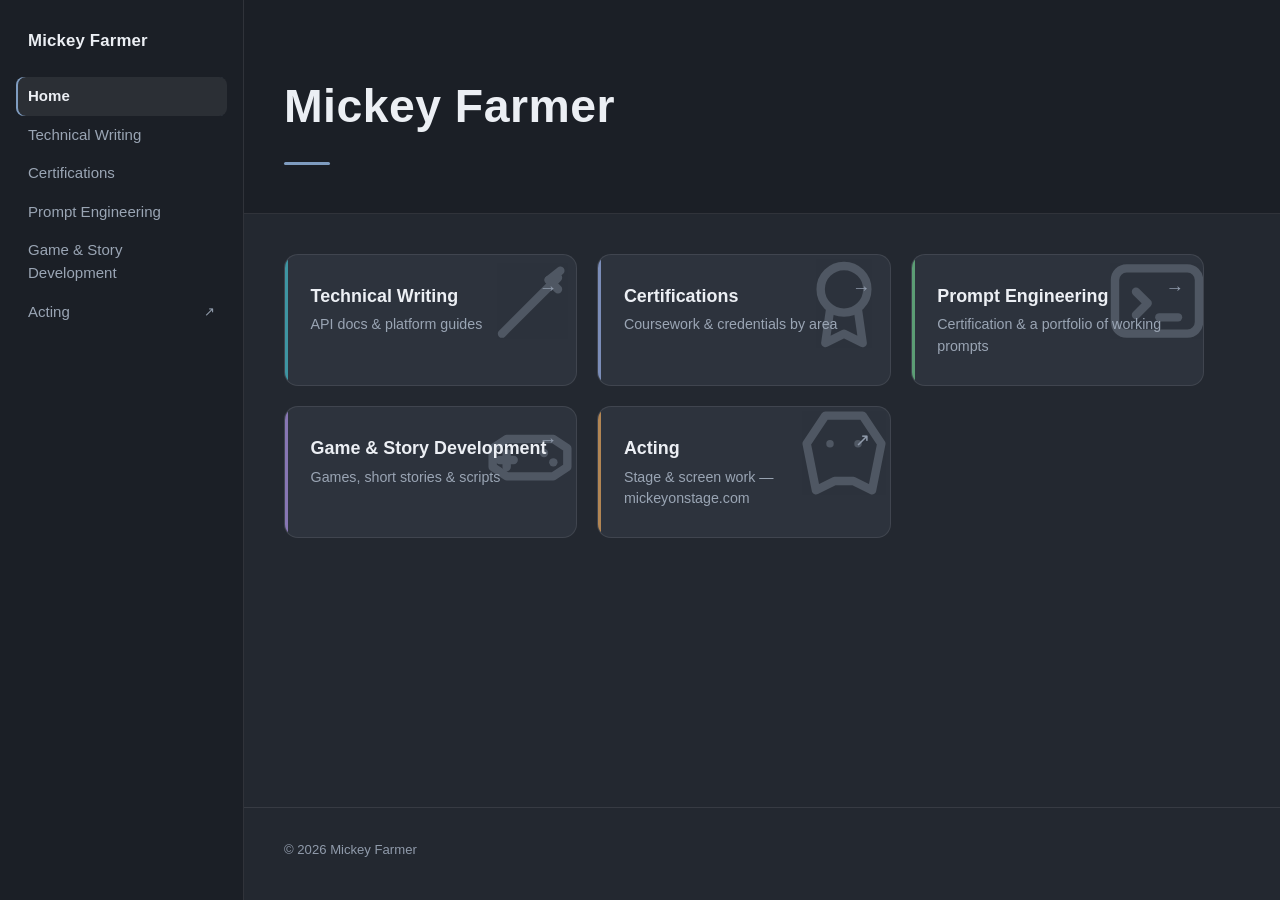
<file: index.html>
<!DOCTYPE html>
<html lang="en">
<head>
  <meta charset="UTF-8" />
  <meta name="viewport" content="width=device-width, initial-scale=1.0" />
  <title>Mickey Farmer</title>
  <meta name="description" content="Mickey Farmer — Acting, Technical Writing, Prompt Engineering, and Game &amp; Story Development." />
  <link rel="stylesheet" href="css/styles.css" />
</head>
<body data-page="home" data-theme="home">

  <a class="skip-link" href="#main">Skip to content</a>

  <div class="site-shell">

    <!-- Sidebar is rendered by js/nav.js from the SITE array in that file. -->
    <div class="site-sidebar" id="siteNav"></div>

    <div class="site-body">

      <header class="site-header home-header">
        <h1 class="site-title">Mickey Farmer</h1>
       <!-- <p class="home-intro">
          Technical writer by trade, actor by habit. This is where the work lives — published
          documentation, prompt engineering, and the stories and games that don't have a home
          anywhere else.
        </p> -->
      </header>

      <main class="site-content" id="main">
        <div class="card-grid">

          <!-- Technical Writing -->
          <a class="card" href="writing.html" style="--accent: var(--accent-writing);">
            <span class="card-icon" aria-hidden="true">
              <svg viewBox="0 0 24 24" fill="none" stroke="currentColor" stroke-width="1.8" stroke-linecap="round" stroke-linejoin="round">
                <path d="M6 19L18 7" />
                <path d="M16 7.5L18.5 5.5" />
                <path d="M16 7.5L18 9.5" />
              </svg>
            </span>
            <span class="card-body">
              <span class="card-title">Technical Writing</span>
              <span class="card-desc">API docs &amp; platform guides</span>
            </span>
            <span class="card-link-indicator" aria-hidden="true">&rarr;</span>
          </a>

          <!-- Certifications -->
          <a class="card" href="certifications.html" style="--accent: var(--accent-certifications);">
            <span class="card-icon" aria-hidden="true">
              <svg viewBox="0 0 24 24" fill="none" stroke="currentColor" stroke-width="1.8" stroke-linecap="round" stroke-linejoin="round">
                <circle cx="12" cy="9.5" r="5" />
                <path d="M9 14L8 21L12 19L16 21L15 14" />
              </svg>
            </span>
            <span class="card-body">
              <span class="card-title">Certifications</span>
              <span class="card-desc">Coursework &amp; credentials by area</span>
            </span>
            <span class="card-link-indicator" aria-hidden="true">&rarr;</span>
          </a>

          <!-- Prompt Engineering -->
          <a class="card" href="prompting.html" style="--accent: var(--accent-prompting);">
            <span class="card-icon" aria-hidden="true">
              <svg viewBox="0 0 24 24" fill="none" stroke="currentColor" stroke-width="1.8" stroke-linecap="round" stroke-linejoin="round">
                <rect x="3" y="5" width="18" height="14" rx="2.5" />
                <path d="M7.5 10L10 12.5L7.5 15" />
                <path d="M12.5 15.5L16.5 15.5" />
              </svg>
            </span>
            <span class="card-body">
              <span class="card-title">Prompt Engineering</span>
              <span class="card-desc">Certification &amp; a portfolio of working prompts</span>
            </span>
            <span class="card-link-indicator" aria-hidden="true">&rarr;</span>
          </a>

          <!-- Game & Story Development -->
          <a class="card" href="gamedev.html" style="--accent: var(--accent-gamedev);">
            <span class="card-icon" aria-hidden="true">
              <svg viewBox="0 0 24 24" fill="none" stroke="currentColor" stroke-width="1.8" stroke-linecap="round" stroke-linejoin="round">
                <path d="M7 9L17 9L20 11L20 15L17 17L7 17L4 15L4 11Z" />
                <path d="M7 12L7 15" />
                <path d="M5.5 13.5L8.5 13.5" />
                <circle cx="15" cy="12" r="0.9" fill="currentColor" stroke="none" />
                <circle cx="17" cy="14" r="0.9" fill="currentColor" stroke="none" />
              </svg>
            </span>
            <span class="card-body">
              <span class="card-title">Game &amp; Story Development</span>
              <span class="card-desc">Games, short stories &amp; scripts</span>
            </span>
            <span class="card-link-indicator" aria-hidden="true">&rarr;</span>
          </a>

          <!-- Acting — lives on its own site -->
          <a class="card" href="https://mickeyonstage.com" target="_blank" rel="noopener" style="--accent: var(--accent-acting);">
            <span class="card-icon" aria-hidden="true">
              <svg viewBox="0 0 24 24" fill="none" stroke="currentColor" stroke-width="1.8" stroke-linecap="round" stroke-linejoin="round">
                <path d="M8 4L16 4L20 10L18 20L14 18L10 18L6 20L4 10Z" />
                <circle cx="9" cy="10" r="0.8" fill="currentColor" stroke="none" />
                <circle cx="15" cy="10" r="0.8" fill="currentColor" stroke="none" />
              </svg>
            </span>
            <span class="card-body">
              <span class="card-title">Acting</span>
              <span class="card-desc">Stage &amp; screen work — mickeyonstage.com</span>
            </span>
            <span class="card-link-indicator" aria-hidden="true">&#8599;</span>
          </a>

          <!--
          Dancing card — commented out until there's material to show.
          Uncomment and give it a real destination once ready.

          <a class="card" href="#" style="--accent: var(--accent-dancing);">
            <span class="card-body">
              <span class="card-title">Dancing</span>
              <span class="card-desc">Coming soon</span>
            </span>
            <span class="card-link-indicator" aria-hidden="true">&rarr;</span>
          </a>
          -->

        </div>
      </main>

      <footer class="site-footer">
        <p>&copy; <span id="year"></span> Mickey Farmer</p>
      </footer>

    </div>
  </div>

  <script src="js/nav.js"></script>
  <script src="js/script.js"></script>
</body>
</html>
</file>
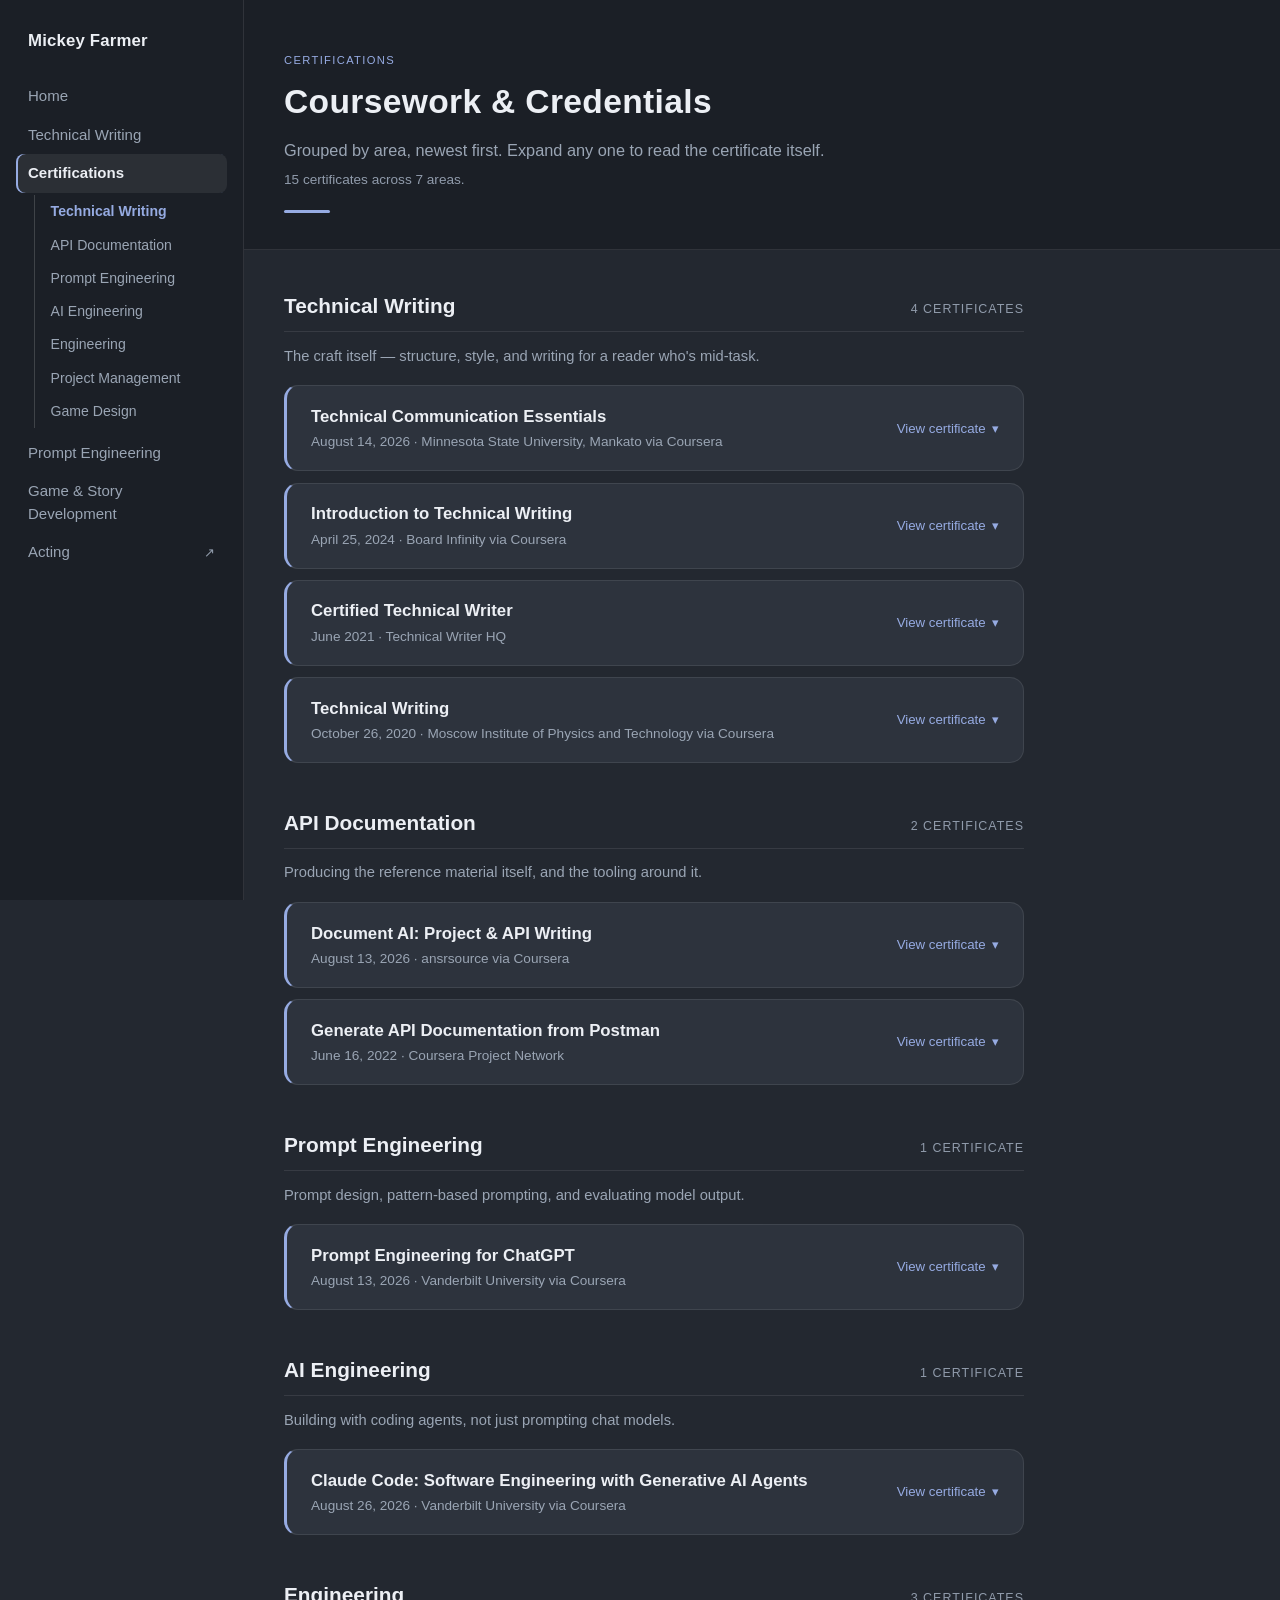
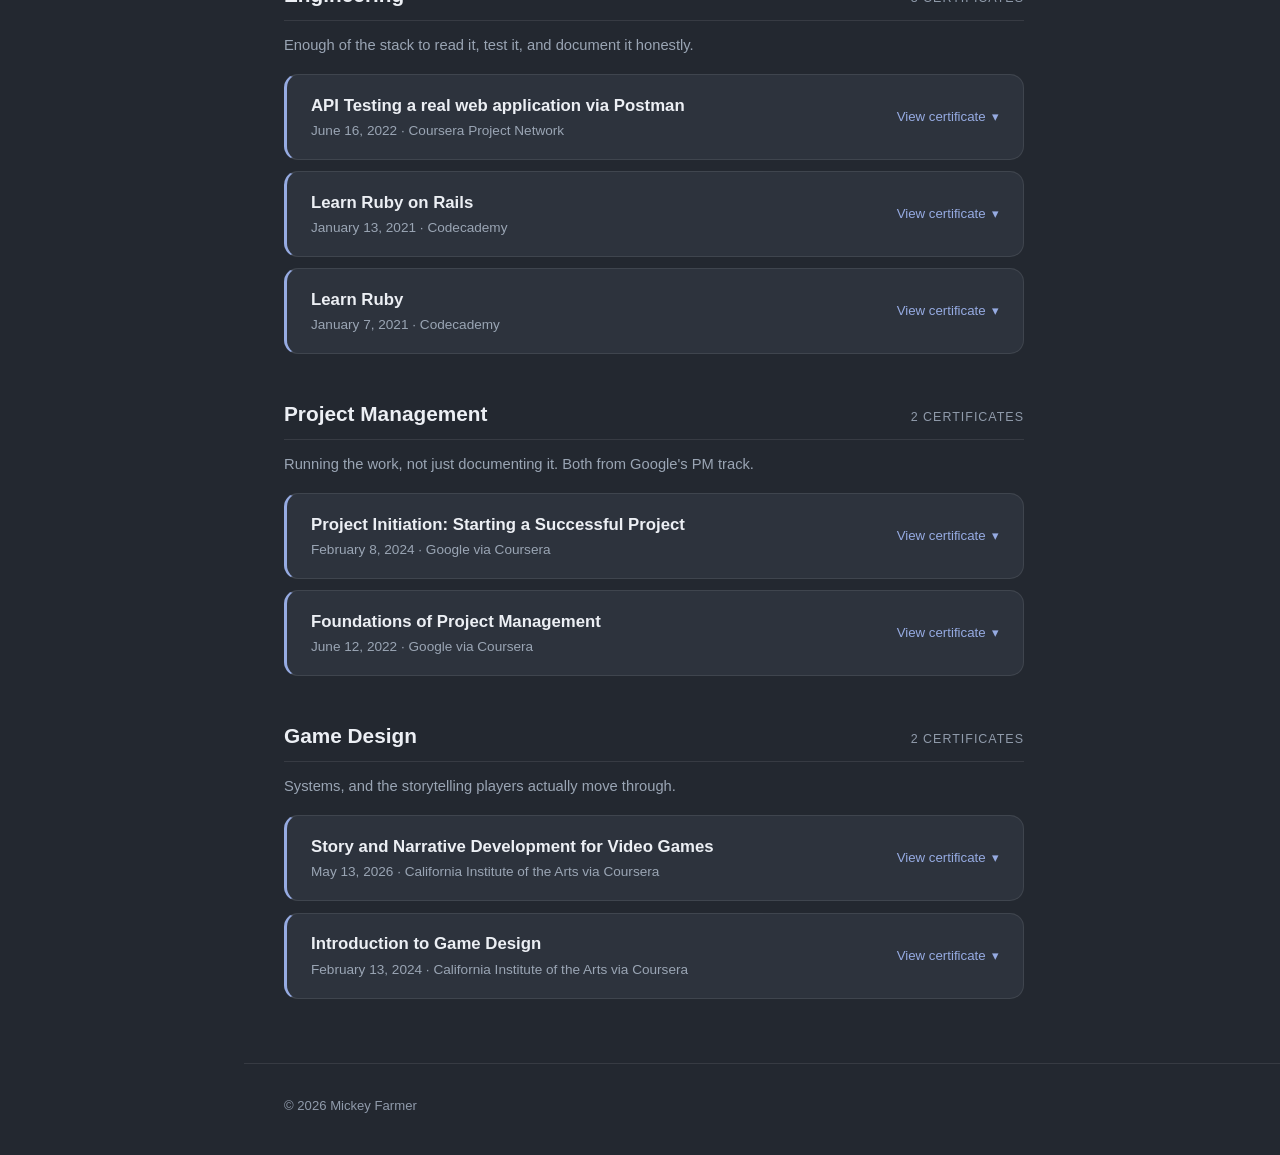
<file: certifications.html>
<!DOCTYPE html>
<html lang="en">
<head>
  <meta charset="UTF-8" />
  <meta name="viewport" content="width=device-width, initial-scale=1.0" />
  <title>Certifications — Mickey Farmer</title>
  <meta name="description" content="Certifications held by Mickey Farmer — technical writing, API documentation, prompt engineering, engineering, project management, and game design." />
  <link rel="stylesheet" href="css/styles.css" />
  <link rel="stylesheet" href="css/certificates.css" />
</head>
<body data-page="certifications" data-theme="certifications">

  <a class="skip-link" href="#main">Skip to content</a>

  <div class="site-shell">

    <!-- Sidebar is rendered by js/nav.js from the SITE array in that file. -->
    <div class="site-sidebar" id="siteNav"></div>

    <div class="site-body">

      <header class="site-header">
        <span class="site-eyebrow">Certifications</span>
        <h1 class="site-title">Coursework &amp; Credentials</h1>
        <p class="site-subtitle">
          Grouped by area, newest first. Expand any one to read the certificate itself.
          <span id="certTotal" class="cert-total"></span>
        </p>
      </header>

      <!-- Everything below is rendered from js/certs-data.js — add certificates
           there, not here. -->
      <main class="site-content certs-page" id="main">
        <div id="certGroups"></div>
        <p id="certEmpty" class="empty-state" hidden>No certificates listed yet.</p>
      </main>

      <footer class="site-footer">
        <p>&copy; <span id="year"></span> Mickey Farmer</p>
      </footer>

    </div>
  </div>

  <script src="js/nav.js"></script>
  <script src="js/script.js"></script>
  <script src="js/certs-data.js"></script>
  <script src="js/certifications.js"></script>
</body>
</html>
</file>
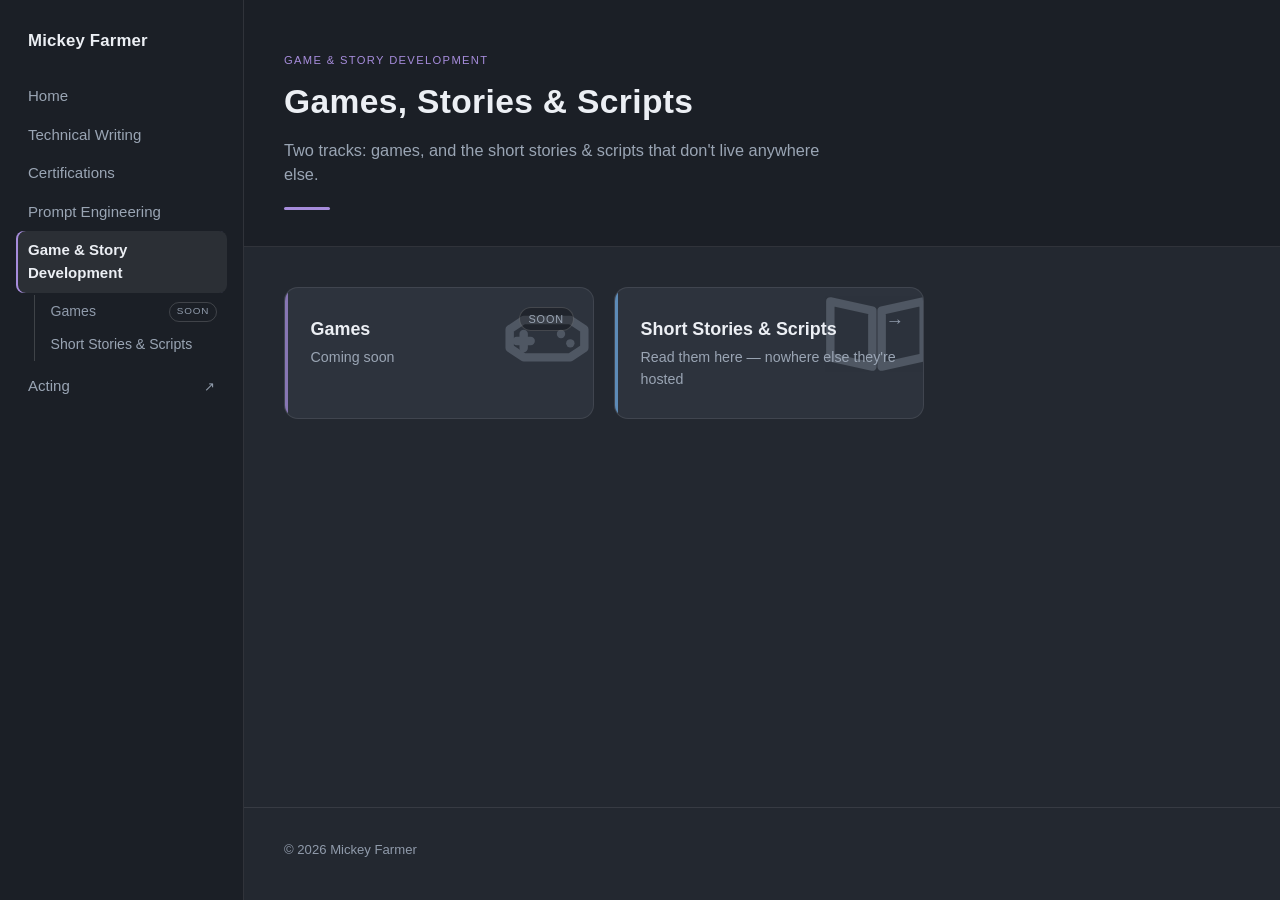
<file: gamedev.html>
<!DOCTYPE html>
<html lang="en">
<head>
  <meta charset="UTF-8" />
  <meta name="viewport" content="width=device-width, initial-scale=1.0" />
  <title>Game &amp; Story Development — Mickey Farmer</title>
  <meta name="description" content="Games, short stories, and scripts from Mickey Farmer." />
  <link rel="stylesheet" href="css/styles.css" />
</head>
<body data-page="gamedev" data-theme="gamedev">

  <a class="skip-link" href="#main">Skip to content</a>

  <div class="site-shell">

    <!-- Sidebar is rendered by js/nav.js from the SITE array in that file. -->
    <div class="site-sidebar" id="siteNav"></div>

    <div class="site-body">

      <header class="site-header">
        <span class="site-eyebrow">Game &amp; Story Development</span>
        <h1 class="site-title">Games, Stories &amp; Scripts</h1>
        <p class="site-subtitle">Two tracks: games, and the short stories &amp; scripts that don't live anywhere else.</p>
      </header>

      <main class="site-content" id="main">
        <div class="card-grid card-grid--sub">

          <!-- Games -->
          <div class="card card--soon" style="--accent: var(--accent-gamedev);">
            <span class="card-icon" aria-hidden="true">
              <svg viewBox="0 0 24 24" fill="none" stroke="currentColor" stroke-width="1.8" stroke-linecap="round" stroke-linejoin="round">
                <path d="M7 9L17 9L20 11L20 15L17 17L7 17L4 15L4 11Z" />
                <path d="M7 12L7 15" />
                <path d="M5.5 13.5L8.5 13.5" />
                <circle cx="15" cy="12" r="0.9" fill="currentColor" stroke="none" />
                <circle cx="17" cy="14" r="0.9" fill="currentColor" stroke="none" />
              </svg>
            </span>
            <span class="card-body">
              <span class="card-title">Games</span>
              <span class="card-desc">Coming soon</span>
            </span>
            <span class="card-badge">Soon</span>
          </div>

          <!-- Short Stories & Scripts -->
          <a class="card" href="stories.html" style="--accent: var(--accent-stories);">
            <span class="card-icon" aria-hidden="true">
              <svg viewBox="0 0 24 24" fill="none" stroke="currentColor" stroke-width="1.8" stroke-linecap="round" stroke-linejoin="round">
                <path d="M2 5L11 7L11 19L2 17Z" />
                <path d="M22 5L13 7L13 19L22 17Z" />
              </svg>
            </span>
            <span class="card-body">
              <span class="card-title">Short Stories &amp; Scripts</span>
              <span class="card-desc">Read them here — nowhere else they're hosted</span>
            </span>
            <span class="card-link-indicator" aria-hidden="true">&rarr;</span>
          </a>

        </div>
      </main>

      <footer class="site-footer">
        <p>&copy; <span id="year"></span> Mickey Farmer</p>
      </footer>

    </div>
  </div>

  <script src="js/nav.js"></script>
  <script src="js/script.js"></script>
</body>
</html>
</file>
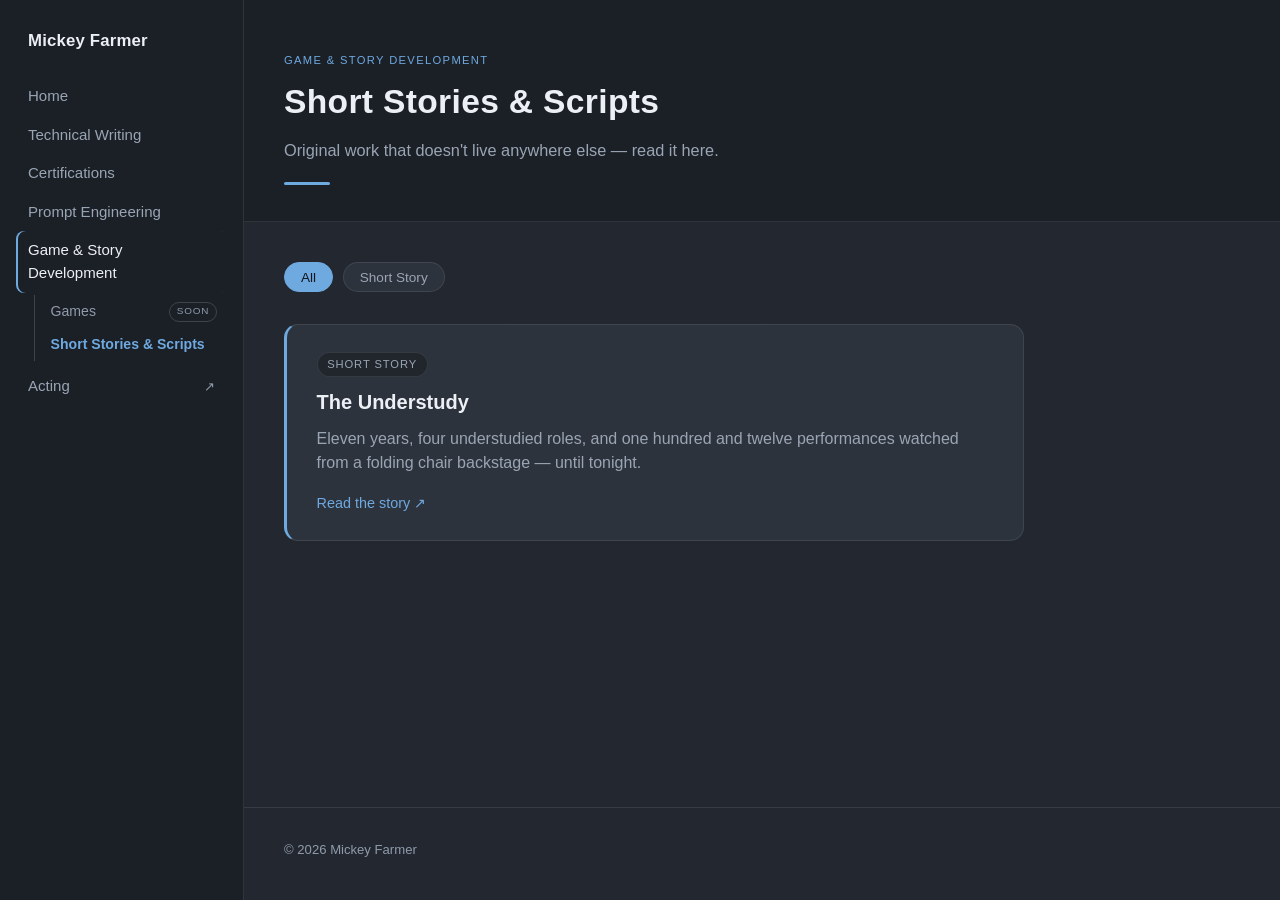
<file: stories.html>
<!DOCTYPE html>
<html lang="en">
<head>
  <meta charset="UTF-8" />
  <meta name="viewport" content="width=device-width, initial-scale=1.0" />
  <title>Short Stories &amp; Scripts — Mickey Farmer</title>
  <meta name="description" content="Original short stories and scripts by Mickey Farmer, hosted here and nowhere else." />
  <link rel="stylesheet" href="css/styles.css" />
  <link rel="stylesheet" href="css/writing.css" />
  <link rel="stylesheet" href="css/stories.css" />
</head>
<body data-page="stories" data-theme="stories">

  <a class="skip-link" href="#main">Skip to content</a>

  <div class="site-shell">

    <!-- Sidebar is rendered by js/nav.js from the SITE array in that file. -->
    <div class="site-sidebar" id="siteNav"></div>

    <div class="site-body">

      <header class="site-header">
        <span class="site-eyebrow">Game &amp; Story Development</span>
        <h1 class="site-title">Short Stories &amp; Scripts</h1>
        <p class="site-subtitle">Original work that doesn't live anywhere else — read it here.</p>
      </header>

      <main class="site-content writing-page" id="main">

        <div class="tag-filter" id="tagFilter" role="group" aria-label="Filter by category"></div>

        <p id="emptyState" class="empty-state" hidden>No stories posted yet — check back soon.</p>

        <div class="writing-list" id="storyList"></div>

      </main>

      <footer class="site-footer">
        <p>&copy; <span id="year"></span> Mickey Farmer</p>
      </footer>

    </div>
  </div>

  <script src="js/nav.js"></script>
  <script src="js/script.js"></script>
  <script src="js/stories-data.js"></script>
  <script src="js/stories.js"></script>
</body>
</html>
</file>
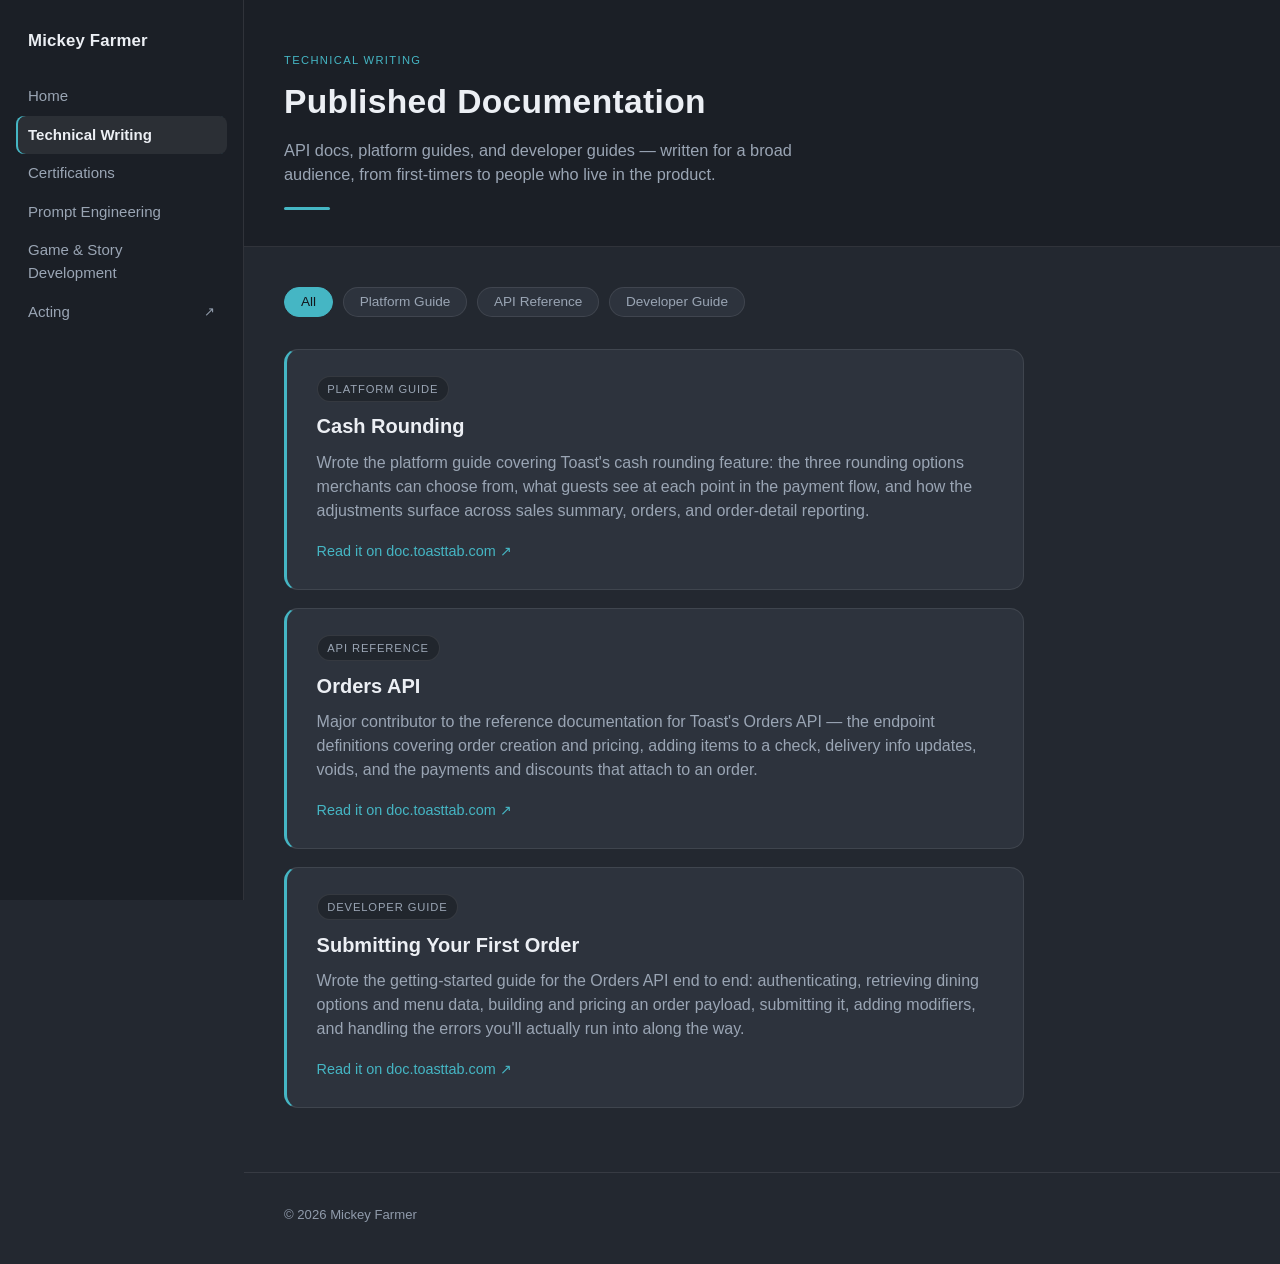
<file: writing.html>
<!DOCTYPE html>
<html lang="en">
<head>
  <meta charset="UTF-8" />
  <meta name="viewport" content="width=device-width, initial-scale=1.0" />
  <title>Technical Writing — Mickey Farmer</title>
  <meta name="description" content="Technical writing samples from Mickey Farmer — API docs, platform guides, and developer guides." />
  <link rel="stylesheet" href="css/styles.css" />
  <link rel="stylesheet" href="css/writing.css" />
</head>
<body data-page="writing" data-theme="writing">

  <a class="skip-link" href="#main">Skip to content</a>

  <div class="site-shell">

    <!-- Sidebar is rendered by js/nav.js from the SITE array in that file. -->
    <div class="site-sidebar" id="siteNav"></div>

    <div class="site-body">

      <header class="site-header">
        <span class="site-eyebrow">Technical Writing</span>
        <h1 class="site-title">Published Documentation</h1>
        <p class="site-subtitle">API docs, platform guides, and developer guides — written for a broad audience, from first-timers to people who live in the product.</p>
      </header>

      <main class="site-content writing-page" id="main">

        <div class="tag-filter" id="tagFilter" role="group" aria-label="Filter by category"></div>

        <div class="writing-list">

          <article class="writing-entry" data-tags="platform-guide">
            <div class="writing-entry-tags">
              <span class="tag-pill" data-tag="platform-guide">Platform Guide</span>
            </div>
            <h2 class="writing-entry-title">
              <a href="https://doc.toasttab.com/doc/platformguide/platformCashRoundingOverview.html" target="_blank" rel="noopener">Cash Rounding</a>
            </h2>
            <p class="writing-entry-desc">
              Wrote the platform guide covering Toast's cash rounding feature: the three rounding
              options merchants can choose from, what guests see at each point in the payment flow,
              and how the adjustments surface across sales summary, orders, and order-detail reporting.
            </p>
            <a class="writing-entry-link" href="https://doc.toasttab.com/doc/platformguide/platformCashRoundingOverview.html" target="_blank" rel="noopener">
              Read it on doc.toasttab.com &#8599;
            </a>
          </article>

          <article class="writing-entry" data-tags="api-reference">
            <div class="writing-entry-tags">
              <span class="tag-pill" data-tag="api-reference">API Reference</span>
            </div>
            <h2 class="writing-entry-title">
              <a href="https://doc.toasttab.com/openapi/orders/tag/Orders/" target="_blank" rel="noopener">Orders API</a>
            </h2>
            <p class="writing-entry-desc">
              Major contributor to the reference documentation for Toast's Orders API — the endpoint
              definitions covering order creation and pricing, adding items to a check, delivery info
              updates, voids, and the payments and discounts that attach to an order.
            </p>
            <a class="writing-entry-link" href="https://doc.toasttab.com/openapi/orders/tag/Orders/" target="_blank" rel="noopener">
              Read it on doc.toasttab.com &#8599;
            </a>
          </article>

          <article class="writing-entry" data-tags="developer-guide">
            <div class="writing-entry-tags">
              <span class="tag-pill" data-tag="developer-guide">Developer Guide</span>
            </div>
            <h2 class="writing-entry-title">
              <a href="https://doc.toasttab.com/doc/devguide/apiOrdersFirstOrder.html" target="_blank" rel="noopener">Submitting Your First Order</a>
            </h2>
            <p class="writing-entry-desc">
              Wrote the getting-started guide for the Orders API end to end: authenticating, retrieving
              dining options and menu data, building and pricing an order payload, submitting it, adding
              modifiers, and handling the errors you'll actually run into along the way.
            </p>
            <a class="writing-entry-link" href="https://doc.toasttab.com/doc/devguide/apiOrdersFirstOrder.html" target="_blank" rel="noopener">
              Read it on doc.toasttab.com &#8599;
            </a>
          </article>

          <!-- More entries coming — duplicate an <article class="writing-entry" data-tags="..."> block above and give it a real data-tags value/tag-pill. The filter bar builds itself from whatever tags show up here. -->

        </div>

      </main>

      <footer class="site-footer">
        <p>&copy; <span id="year"></span> Mickey Farmer</p>
      </footer>

    </div>
  </div>

  <script src="js/nav.js"></script>
  <script src="js/script.js"></script>
  <script src="js/writing.js"></script>
</body>
</html>
</file>
<file: css/styles.css>
/* ============================================================================
   Core theme + app shell. Loaded on every page.

   Colors: a cool blue-gray chrome that stays constant site-wide, plus one
   --accent per section. Set the accent by putting data-theme on <body>:

       <body data-page="writing" data-theme="writing">

   Section CSS (writing.css, stories.css, prompting.css) should reference
   var(--accent) rather than a specific color, so a page picks up the right
   accent automatically from its theme.
   ========================================================================= */

:root {
  /* Blue-gray chrome */
  --bg: #232830;
  --bg-header: #1b1f26;
  --bg-sidebar: #1b1f26;
  --card-bg: #2d333d;
  --card-bg-hi: #353c47;
  --code-bg: rgba(10, 13, 18, 0.45);

  --border: rgba(255, 255, 255, 0.09);
  --border-hi: rgba(255, 255, 255, 0.16);

  --text: #eceff4;
  --text-dim: #9aa5b4;
  /* Kept at >=4.5:1 against every surface here (bg 5.3, card 4.5, sidebar 5.9)
     so it stays legible where it's used for real text, not just decoration. */
  --text-faint: #909bab;
  --text-on-accent: #12161c;

  --radius: 14px;
  --radius-sm: 8px;
  --sidebar-w: 244px;
  --content-max: 820px;

  /* Per-section accents. Cool by default, warmer only where the content
     earns it (Acting is a stage, not a doc site). */
  /* Each accent is light enough that --text-on-accent reads at >=6:1 on top of
     it, which is what makes the card hover state safe. */
  --accent-home: #7f9cc0;
  --accent-writing: #45b6c4;
  --accent-prompting: #6cc189;
  --accent-gamedev: #a68cdb;
  --accent-stories: #6ea9e0;
  --accent-certifications: #96abe2;
  --accent-acting: #dfa25c;
  /* Used by the commented-out Dancing card in index.html. */
  --accent-dancing: #d4699e;

  /* Fallback so anything referencing --accent works even without a theme. */
  --accent: var(--accent-home);
}

body[data-theme="home"]      { --accent: var(--accent-home); }
body[data-theme="writing"]   { --accent: var(--accent-writing); }
body[data-theme="prompting"] { --accent: var(--accent-prompting); }
body[data-theme="gamedev"]   { --accent: var(--accent-gamedev); }
body[data-theme="stories"]   { --accent: var(--accent-stories); }
body[data-theme="acting"]    { --accent: var(--accent-acting); }
body[data-theme="certifications"] { --accent: var(--accent-certifications); }

* {
  box-sizing: border-box;
}

html, body {
  margin: 0;
  padding: 0;
}

body {
  background: var(--bg);
  color: var(--text);
  font-family: -apple-system, BlinkMacSystemFont, "Segoe UI", Roboto, Helvetica, Arial, sans-serif;
  line-height: 1.5;
}

.skip-link {
  position: absolute;
  left: -9999px;
  top: 0;
  z-index: 100;
  padding: 0.6rem 1rem;
  background: var(--accent);
  color: var(--text-on-accent);
  font-size: 0.9rem;
  border-radius: 0 0 var(--radius-sm) 0;
}

.skip-link:focus {
  left: 0;
}

/* ============================================================================
   Shell: fixed sidebar + scrolling content
   ========================================================================= */

.site-shell {
  display: grid;
  grid-template-columns: var(--sidebar-w) minmax(0, 1fr);
  min-height: 100vh;
}

.site-body {
  min-width: 0;
  display: flex;
  flex-direction: column;
}

.site-content {
  flex: 1;
}

/* ============================================================================
   Sidebar
   ========================================================================= */

.site-sidebar {
  position: sticky;
  top: 0;
  align-self: start;
  height: 100vh;
  overflow-y: auto;
  padding: 1.75rem 1rem 2rem;
  background: var(--bg-sidebar);
  border-right: 1px solid var(--border);
}

.nav-brand {
  display: block;
  padding: 0 0.75rem 1.5rem;
  color: var(--text);
  text-decoration: none;
}

.nav-brand-name {
  font-size: 1.05rem;
  font-weight: 700;
  letter-spacing: 0.01em;
}

.nav-brand:hover .nav-brand-name,
.nav-brand:focus-visible .nav-brand-name {
  color: var(--accent);
}

.nav-list,
.nav-sublist {
  list-style: none;
  margin: 0;
  padding: 0;
}

.nav-link {
  display: flex;
  align-items: center;
  justify-content: space-between;
  gap: 0.5rem;
  padding: 0.5rem 0.75rem;
  border-radius: var(--radius-sm);
  color: var(--text-dim);
  text-decoration: none;
  font-size: 0.94rem;
  transition: color 0.18s ease, background-color 0.18s ease;
}

.nav-link:hover,
.nav-link:focus-visible {
  color: var(--text);
  background: rgba(255, 255, 255, 0.05);
}

/* Current page/section. The accent bar comes from the parent li so the
   indicator can sit flush against the sublist rail. */
.nav-link.is-current {
  color: var(--text);
  font-weight: 600;
  background: rgba(255, 255, 255, 0.07);
}

/* The accent rail marks the section you're in. It's driven by .is-section, not
   .is-current, so pages that live under a section (stories.html, story.html)
   still light up their parent even though the child is the exact match. */
.nav-item--depth0 > .nav-link.is-current,
.nav-item--depth0 > .nav-link.is-section {
  box-shadow: inset 2px 0 0 var(--accent);
}

.nav-item--depth0 > .nav-link.is-section {
  color: var(--text);
}

.nav-link--soon {
  color: var(--text-faint);
  cursor: default;
}

.nav-soon-badge {
  font-size: 0.62rem;
  text-transform: uppercase;
  letter-spacing: 0.08em;
  padding: 0.1rem 0.4rem;
  border-radius: 999px;
  border: 1px solid var(--border-hi);
  color: var(--text-faint);
}

.nav-external-arrow {
  font-size: 0.8rem;
  color: var(--text-faint);
}

.nav-link--external:hover .nav-external-arrow {
  color: var(--accent);
}

/* Child items sit on a rail so the hierarchy reads at a glance. */
.nav-sublist {
  margin: 0.15rem 0 0.35rem 1.1rem;
  padding-left: 0.35rem;
  border-left: 1px solid var(--border-hi);
}

.nav-item--depth1 > .nav-link {
  font-size: 0.88rem;
  padding: 0.38rem 0.65rem;
}

.nav-item--depth1 > .nav-link.is-current {
  color: var(--accent);
  background: transparent;
}

.nav-toggle {
  display: none;
}

/* ============================================================================
   Page header
   ========================================================================= */

.site-header {
  padding: 3.25rem 2.5rem 2.25rem;
  background: var(--bg-header);
  border-bottom: 1px solid var(--border);
}

.site-header::after {
  content: "";
  display: block;
  width: 46px;
  height: 3px;
  margin-top: 1.25rem;
  border-radius: 999px;
  background: var(--accent);
}

.site-title {
  margin: 0;
  font-size: 2.1rem;
  font-weight: 700;
  letter-spacing: 0.01em;
}

.site-subtitle {
  margin: 0.65rem 0 0;
  max-width: 62ch;
  color: var(--text-dim);
  font-size: 1.02rem;
}

.site-eyebrow {
  display: block;
  margin-bottom: 0.5rem;
  font-size: 0.7rem;
  text-transform: uppercase;
  letter-spacing: 0.12em;
  color: var(--accent);
}

/* The old per-page "Back" link is redundant now that the sidebar is
   everywhere, but story.html still uses one to get back to the list. */
.back-link {
  display: inline-block;
  margin-bottom: 1rem;
  color: var(--text-dim);
  text-decoration: none;
  font-size: 0.9rem;
  transition: color 0.2s ease;
}

.back-link:hover,
.back-link:focus-visible {
  color: var(--text);
}

/* ============================================================================
   Home: hero + cards
   ========================================================================= */

.home-header {
  padding: 4.5rem 2.5rem 3rem;
}

.home-header .site-title {
  font-size: 2.9rem;
}

.home-intro {
  margin: 1rem 0 0;
  max-width: 54ch;
  color: var(--text-dim);
  font-size: 1.1rem;
}

.card-grid {
  display: grid;
  grid-template-columns: repeat(auto-fit, minmax(258px, 1fr));
  gap: 1.25rem;
  max-width: 1000px;
  margin: 0;
  padding: 2.5rem 2.5rem 4rem;
}

.card-grid--sub {
  max-width: 720px;
}

.card {
  position: relative;
  display: flex;
  flex-direction: column;
  align-items: flex-start;
  gap: 1.1rem;
  background: var(--card-bg);
  border: 1px solid var(--border);
  border-radius: var(--radius);
  padding: 1.75rem 1.6rem;
  text-decoration: none;
  color: inherit;
  overflow: hidden;
  isolation: isolate;
  cursor: pointer;
  transition: transform 0.22s ease, box-shadow 0.22s ease, border-color 0.22s ease;
}

.card--soon {
  cursor: default;
}

/* Accent wash on hover, behind the content.
   The accent layer is deliberately SOLID rather than a fade-to-transparent
   gradient: the card text flips to --text-on-accent (near-black) on hover, and
   a gradient that fades out leaves the lower text sitting on dark-on-dark. The
   sheen on top gives it depth without thinning the base. */
.card::before {
  content: "";
  position: absolute;
  inset: 0;
  z-index: -1;
  background:
    linear-gradient(135deg, rgba(255, 255, 255, 0.18), rgba(255, 255, 255, 0) 62%),
    var(--accent);
  opacity: 0;
  transition: opacity 0.3s ease;
}

/* Thin accent edge so each card is identifiable at rest, not only on hover. */
.card::after {
  content: "";
  position: absolute;
  left: 0;
  top: 0;
  bottom: 0;
  width: 3px;
  background: var(--accent);
  opacity: 0.75;
}

.card:hover,
.card:focus-visible {
  transform: translateY(-3px);
  border-color: var(--border-hi);
  box-shadow: 0 14px 30px rgba(0, 0, 0, 0.4);
}

.card:hover::before,
.card:focus-visible::before {
  opacity: 1;
}

/* "Coming soon" cards aren't clickable, so they shouldn't pretend to be:
   no lift, no accent wash, no text flip. Only the badge responds. */
.card--soon:hover,
.card--soon:focus-visible {
  transform: none;
  box-shadow: none;
  border-color: var(--border);
}

.card--soon:hover::before,
.card--soon:focus-visible::before {
  opacity: 0;
}

.card--soon:hover .card-title,
.card--soon:hover .card-desc {
  color: inherit;
}

.card--soon:hover .card-desc {
  color: var(--text-dim);
}

.card--soon:hover .card-icon {
  color: var(--text-faint);
  opacity: 0.35;
}

.card:focus-visible {
  outline: 2px solid var(--accent);
  outline-offset: 3px;
}

.card-icon {
  position: absolute;
  top: -10px;
  right: -10px;
  width: 112px;
  height: 112px;
  color: var(--text-faint);
  opacity: 0.35;
  z-index: 0;
  pointer-events: none;
  transition: color 0.28s ease, opacity 0.28s ease;
}

.card-icon svg {
  display: block;
  width: 100%;
  height: 100%;
}

.card:hover .card-icon,
.card:focus-visible .card-icon {
  color: var(--text-on-accent);
  opacity: 0.55;
}

.card-body {
  position: relative;
  z-index: 1;
  display: flex;
  flex-direction: column;
  gap: 0.3rem;
}

.card-title {
  font-size: 1.12rem;
  font-weight: 600;
  transition: color 0.28s ease;
}

.card-desc {
  font-size: 0.89rem;
  color: var(--text-dim);
  transition: color 0.28s ease;
}

.card:hover .card-title,
.card:hover .card-desc,
.card:focus-visible .card-title,
.card:focus-visible .card-desc {
  color: var(--text-on-accent);
}

.card-link-indicator {
  position: absolute;
  top: 1.2rem;
  right: 1.2rem;
  z-index: 1;
  font-size: 1.15rem;
  color: var(--text-faint);
  transition: color 0.28s ease, transform 0.28s ease;
}

.card:hover .card-link-indicator {
  color: var(--text-on-accent);
  transform: translateX(3px);
}

.card-badge {
  position: absolute;
  top: 1.2rem;
  right: 1.2rem;
  z-index: 1;
  font-size: 0.68rem;
  text-transform: uppercase;
  letter-spacing: 0.08em;
  background: rgba(0, 0, 0, 0.28);
  border: 1px solid var(--border-hi);
  padding: 0.2rem 0.55rem;
  border-radius: 999px;
  color: var(--text-dim);
  transition: background-color 0.28s ease, color 0.28s ease;
}

.card--soon:hover .card-badge {
  border-color: var(--accent);
  color: var(--text);
}

/* ============================================================================
   Shared bits
   ========================================================================= */

/* Small uppercase category pill — writing, stories, and prompting pages. */
.tag-pill {
  display: inline-block;
  font-size: 0.7rem;
  text-transform: uppercase;
  letter-spacing: 0.08em;
  color: var(--text-dim);
  background: rgba(0, 0, 0, 0.25);
  border: 1px solid var(--border);
  border-radius: 999px;
  padding: 0.22rem 0.6rem;
}

/* Shown when a list has nothing to render — stories and certifications. */
.empty-state {
  color: var(--text-dim);
  font-style: italic;
  padding: 2rem 0;
}

.site-footer {
  padding: 2rem 2.5rem 2.5rem;
  border-top: 1px solid var(--border);
  color: var(--text-faint);
  font-size: 0.82rem;
}

.site-footer p {
  margin: 0;
}

/* ============================================================================
   Responsive: sidebar becomes a top bar with a collapsible drawer
   ========================================================================= */

@media (max-width: 900px) {
  .site-shell {
    grid-template-columns: 1fr;
  }

  .site-sidebar {
    /* Stays pinned to the top so the menu is always reachable, but sized to
       its content rather than 100vh. */
    position: sticky;
    top: 0;
    z-index: 20;
    height: auto;
    max-height: 100vh;
    overflow-y: auto;
    background: var(--bg-sidebar);
    padding: 0.85rem 1.25rem;
    border-right: none;
    border-bottom: 1px solid var(--border);
    display: flex;
    flex-wrap: wrap;
    align-items: center;
    gap: 0.75rem;
  }

  .nav-brand {
    padding: 0;
    flex: 1;
  }

  .nav-toggle {
    display: inline-flex;
    align-items: center;
    gap: 0.5rem;
    background: var(--card-bg);
    border: 1px solid var(--border-hi);
    border-radius: var(--radius-sm);
    color: var(--text-dim);
    padding: 0.45rem 0.8rem;
    font-size: 0.85rem;
    cursor: pointer;
  }

  .nav-toggle-bars {
    position: relative;
    width: 15px;
    height: 2px;
    background: currentColor;
    box-shadow: 0 5px 0 currentColor, 0 -5px 0 currentColor;
  }

  .site-sidebar .nav-tree {
    display: none;
    flex-basis: 100%;
  }

  .site-sidebar.is-open .nav-tree {
    display: block;
    padding-top: 0.5rem;
  }

  .site-header,
  .home-header {
    padding: 2.5rem 1.5rem 1.75rem;
  }

  .home-header .site-title {
    font-size: 2.2rem;
  }

  .card-grid {
    padding: 1.75rem 1.5rem 3rem;
  }

  .site-footer {
    padding: 1.5rem 1.5rem 2rem;
  }
}

@media (prefers-reduced-motion: reduce) {
  .card,
  .card::before,
  .card-icon,
  .card-title,
  .card-desc,
  .card-link-indicator,
  .card-badge,
  .nav-link,
  .back-link {
    transition: none;
  }
}
</file>
<file: css/certificates.css>
/* Certificate component — shared by certifications.html and the Certification
   section of prompting.html. Accent comes from var(--accent), so each page
   picks up its own theme color.

   Loaded by BOTH pages; don't duplicate these rules into a page stylesheet. */

.certs-page {
  max-width: var(--content-max);
  padding: 2.5rem 2.5rem 4rem;
}

.cert-total {
  display: block;
  margin-top: 0.5rem;
  font-size: 0.85rem;
  color: var(--text-faint);
}

/* ---------- Category groups ---------- */

.cert-group + .cert-group {
  margin-top: 2.75rem;
}

/* Offset so a #hash jump doesn't tuck the heading under the mobile top bar. */
.cert-group {
  scroll-margin-top: 5rem;
}

.cert-group-header {
  display: flex;
  align-items: baseline;
  justify-content: space-between;
  gap: 1rem;
  padding-bottom: 0.6rem;
  border-bottom: 1px solid var(--border);
}

.cert-group-title {
  margin: 0;
  font-size: 1.3rem;
}

.cert-group-count {
  font-size: 0.78rem;
  text-transform: uppercase;
  letter-spacing: 0.08em;
  color: var(--text-faint);
  white-space: nowrap;
}

.cert-group-blurb {
  margin: 0.8rem 0 1.15rem;
  color: var(--text-dim);
  font-size: 0.92rem;
  max-width: 62ch;
}

.cert-list {
  display: flex;
  flex-direction: column;
  gap: 0.7rem;
}

/* ---------- One certificate ---------- */

.cert {
  background: var(--card-bg);
  border: 1px solid var(--border);
  border-left: 3px solid var(--accent);
  border-radius: var(--radius);
  overflow: hidden;
}

.cert-summary {
  display: flex;
  align-items: center;
  justify-content: space-between;
  gap: 1rem;
  flex-wrap: wrap;
  padding: 1.1rem 1.5rem;
  cursor: pointer;
  list-style: none;
}

.cert-summary::-webkit-details-marker {
  display: none;
}

.cert-summary:hover,
.cert-summary:focus-visible {
  background: var(--card-bg-hi);
}

.cert-heading {
  display: flex;
  flex-direction: column;
  gap: 0.2rem;
}

.cert-name {
  font-size: 1.05rem;
  font-weight: 600;
}

.cert-meta {
  font-size: 0.85rem;
  color: var(--text-dim);
}

.cert-toggle {
  display: inline-flex;
  align-items: center;
  gap: 0.4rem;
  font-size: 0.83rem;
  color: var(--accent);
  white-space: nowrap;
}

.cert-chevron {
  display: inline-block;
  transition: transform 0.2s ease;
}

.cert[open] .cert-chevron {
  transform: rotate(180deg);
}

.cert-body {
  padding: 0 1.5rem 1.5rem;
  border-top: 1px solid var(--border);
}

.cert-facts {
  display: flex;
  flex-wrap: wrap;
  gap: 1.5rem;
  padding: 1.15rem 0;
}

.cert-fact {
  display: flex;
  flex-direction: column;
  gap: 0.15rem;
}

.cert-fact-label {
  font-size: 0.67rem;
  text-transform: uppercase;
  letter-spacing: 0.09em;
  color: var(--text-faint);
}

.cert-fact-value {
  font-size: 0.91rem;
}

.cert-fact-value a {
  color: var(--accent);
  text-decoration: none;
}

.cert-fact-value a:hover,
.cert-fact-value a:focus-visible {
  text-decoration: underline;
}

.cert-pdf {
  background: var(--code-bg);
  border-radius: var(--radius-sm);
  padding: 0.75rem;
}

/* Coursera certificates are landscape (792x612); hold that ratio so the
   embedded viewer doesn't letterbox. */
.cert-pdf-frame {
  display: block;
  width: 100%;
  aspect-ratio: 792 / 612;
  min-height: 260px;
  border: 0;
  border-radius: 6px;
  background: #1a1e24;
}

.cert-pdf-frame--portrait {
  aspect-ratio: 612 / 792;
}

.cert-pdf-fallback {
  margin: 0.75rem 0 0.15rem;
  font-size: 0.81rem;
  color: var(--text-dim);
  text-align: center;
}

.cert-pdf-fallback a {
  color: var(--accent);
}

.cert-download {
  display: inline-block;
  margin-top: 1.25rem;
  padding: 0.55rem 1.1rem;
  border-radius: 999px;
  background: var(--accent);
  color: var(--text-on-accent);
  font-size: 0.85rem;
  font-weight: 600;
  text-decoration: none;
  transition: filter 0.2s ease;
}

.cert-download:hover,
.cert-download:focus-visible {
  filter: brightness(1.1);
}

@media (max-width: 900px) {
  .certs-page {
    padding: 1.75rem 1.5rem 3rem;
  }

  .cert-summary {
    padding: 1rem 1.15rem;
  }

  .cert-body {
    padding: 0 1.15rem 1.35rem;
  }
}

@media (prefers-reduced-motion: reduce) {
  .cert-chevron,
  .cert-download {
    transition: none;
  }
}
</file>
<file: css/writing.css>
/* Shared list/entry styling for writing.html and stories.html.
   Accent colors come from var(--accent), which each page sets via
   <body data-theme="..."> — so this file works for both pages unchanged. */

.writing-page {
  max-width: var(--content-max);
  padding: 2.5rem 2.5rem 4rem;
}

.tag-filter {
  display: flex;
  flex-wrap: wrap;
  gap: 0.6rem;
  margin-bottom: 2rem;
}

.tag-filter-btn {
  background: var(--card-bg);
  color: var(--text-dim);
  border: 1px solid var(--border);
  border-radius: 999px;
  padding: 0.42rem 1rem;
  font-size: 0.85rem;
  cursor: pointer;
  transition: background-color 0.2s ease, color 0.2s ease, border-color 0.2s ease;
}

.tag-filter-btn:hover {
  color: var(--text);
  border-color: var(--border-hi);
}

.tag-filter-btn.is-active {
  background: var(--accent);
  border-color: var(--accent);
  color: var(--text-on-accent);
}

.writing-list {
  display: flex;
  flex-direction: column;
  gap: 1.15rem;
}

.writing-entry {
  background: var(--card-bg);
  border: 1px solid var(--border);
  border-left: 3px solid var(--accent);
  border-radius: var(--radius);
  padding: 1.6rem 1.85rem;
}

.writing-entry-tags {
  margin-bottom: 0.6rem;
}

/* .tag-pill lives in css/styles.css so every page can use it. */

.writing-entry-title {
  margin: 0 0 0.6rem;
  font-size: 1.25rem;
}

.writing-entry-title a {
  color: var(--text);
  text-decoration: none;
}

.writing-entry-title a:hover,
.writing-entry-title a:focus-visible {
  text-decoration: underline;
}

.writing-entry-desc {
  margin: 0 0 1rem;
  color: var(--text-dim);
}

.writing-entry-link {
  display: inline-block;
  font-size: 0.9rem;
  color: var(--accent);
  text-decoration: none;
}

.writing-entry-link:hover,
.writing-entry-link:focus-visible {
  text-decoration: underline;
}

@media (max-width: 900px) {
  .writing-page {
    padding: 1.75rem 1.5rem 3rem;
  }
}

@media (prefers-reduced-motion: reduce) {
  .tag-filter-btn {
    transition: none;
  }
}
</file>
<file: css/stories.css>
/* Story-specific bits. Accent comes from var(--accent) — stories.html and
   story.html both use <body data-theme="stories">. */

/* .empty-state now lives in css/styles.css — shared with certifications.html. */

.story-page {
  max-width: 680px;
  padding: 2.5rem 2.5rem 5rem;
}

.story-meta {
  margin-bottom: 2rem;
}

.story-meta .tag-pill {
  margin-bottom: 0.75rem;
}

.story-title {
  margin: 0 0 0.4rem;
  font-size: 2rem;
  line-height: 1.2;
}

.story-date {
  margin: 0;
  color: var(--text-dim);
  font-size: 0.85rem;
}

/* Typography for the rendered markdown body */
.story-content {
  font-size: 1.05rem;
  line-height: 1.75;
}

.story-content h1,
.story-content h2,
.story-content h3 {
  margin: 2rem 0 0.75rem;
  line-height: 1.3;
}

.story-content p {
  margin: 0 0 1.25rem;
}

.story-content blockquote {
  margin: 0 0 1.25rem;
  padding-left: 1rem;
  border-left: 3px solid var(--accent);
  color: var(--text-dim);
}

.story-content ul,
.story-content ol {
  margin: 0 0 1.25rem;
  padding-left: 1.5rem;
}

.story-content a {
  color: var(--accent);
}

.story-content code {
  font-family: ui-monospace, SFMono-Regular, "SF Mono", Menlo, Consolas, monospace;
  font-size: 0.9em;
  background: var(--code-bg);
  border-radius: 4px;
  padding: 0.1em 0.35em;
}

/* Markdown is rendered from arbitrary story files, so guard the two elements
   that can be wider than the column and force a page-level scrollbar. */
.story-content pre {
  margin: 0 0 1.25rem;
  padding: 1rem 1.1rem;
  background: var(--code-bg);
  border: 1px solid var(--border);
  border-radius: var(--radius-sm);
  overflow-x: auto;
}

.story-content pre code {
  background: none;
  border-radius: 0;
  padding: 0;
  white-space: pre-wrap;
  word-break: break-word;
}

.story-content table {
  display: block;
  width: 100%;
  margin: 0 0 1.25rem;
  overflow-x: auto;
  border-collapse: collapse;
  font-size: 0.94rem;
}

.story-content th,
.story-content td {
  border: 1px solid var(--border-hi);
  padding: 0.5rem 0.7rem;
  text-align: left;
}

.story-content th {
  background: var(--code-bg);
}

.story-content hr {
  border: none;
  border-top: 1px solid var(--border-hi);
  margin: 2.5rem 0;
}

.story-content img {
  max-width: 100%;
  border-radius: var(--radius-sm);
}

@media (max-width: 900px) {
  .story-page {
    padding: 1.75rem 1.5rem 3.5rem;
  }
}
</file>
